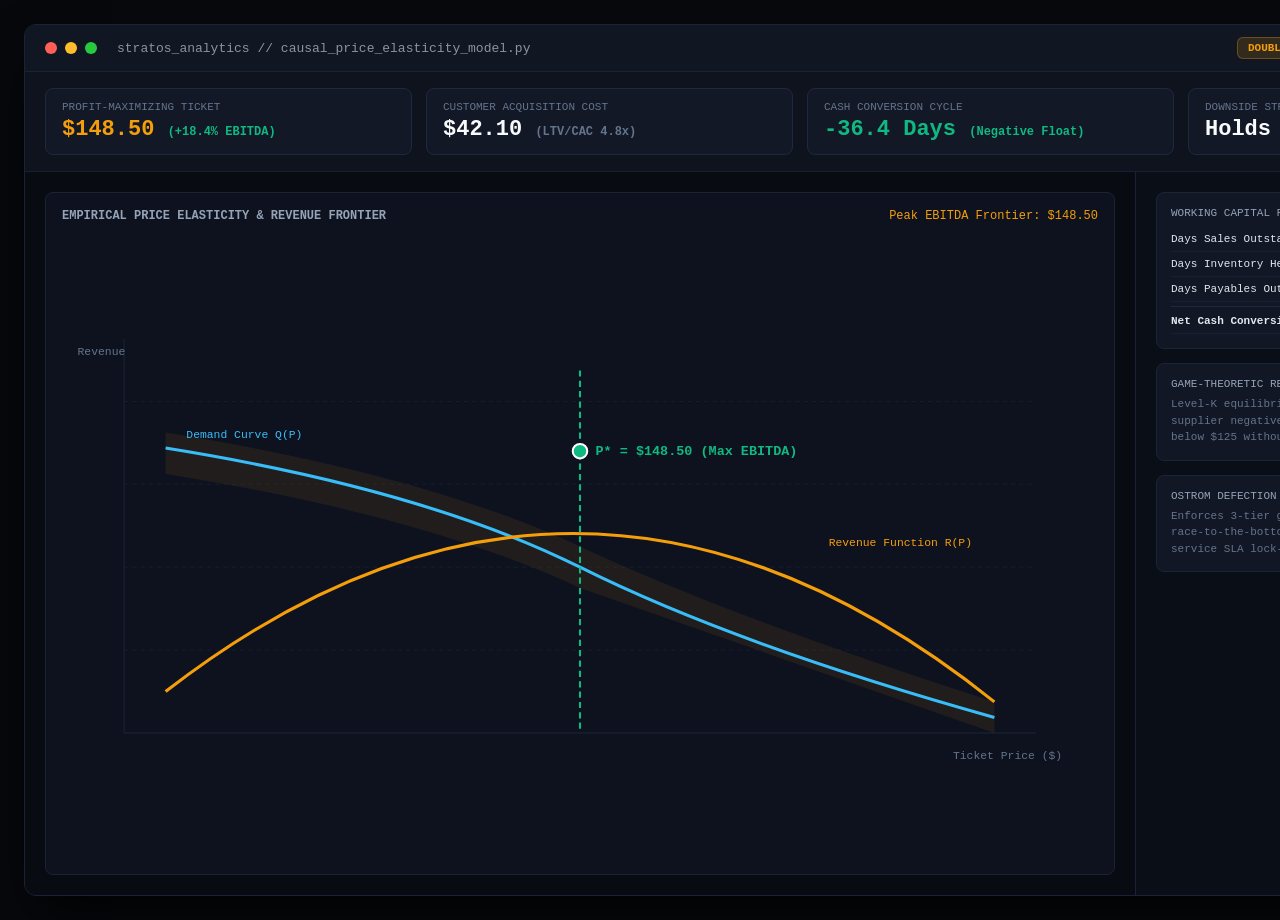
<file: dashboards/decision.html>
<!DOCTYPE html>
<html lang="en">
<head>
<meta charset="UTF-8">
<style>
  * { box-sizing: border-box; margin: 0; padding: 0; font-family: -apple-system, BlinkMacSystemFont, "Segoe UI", Roboto, "JetBrains Mono", monospace; }
  body { background: #06080c; color: #e2e8f0; width: 1600px; height: 920px; overflow: hidden; display: flex; flex-direction: column; padding: 24px; }
  
  .window { background: #0c1018; border: 1px solid #1a2336; border-radius: 12px; height: 100%; display: flex; flex-direction: column; overflow: hidden; box-shadow: 0 25px 50px -12px rgba(0, 0, 0, 0.85); }
  
  .topbar { background: #111623; border-bottom: 1px solid #1a2336; padding: 12px 20px; display: flex; align-items: center; justify-content: space-between; }
  .controls { display: flex; gap: 8px; align-items: center; }
  .dot { width: 12px; height: 12px; border-radius: 50%; display: inline-block; }
  .dot-red { background: #ff5f56; }
  .dot-yellow { background: #ffbd2e; }
  .dot-green { background: #27c93f; }
  .window-title { font-size: 13px; font-family: "JetBrains Mono", monospace; color: #8b949e; }
  .pill { font-size: 11px; padding: 4px 10px; border-radius: 6px; font-weight: 600; font-family: "JetBrains Mono", monospace; display: flex; align-items: center; gap: 6px; }
  .pill-gold { background: rgba(245, 158, 11, 0.15); color: #f59e0b; border: 1px solid rgba(245, 158, 11, 0.3); }
  .pill-green { background: rgba(16, 185, 129, 0.15); color: #10b981; border: 1px solid rgba(16, 185, 129, 0.3); }

  .metrics-strip { display: grid; grid-template-columns: repeat(4, 1fr); gap: 14px; padding: 16px 20px; background: #0e131e; border-bottom: 1px solid #182133; }
  .m-card { background: #121826; border: 1px solid #1e293f; border-radius: 8px; padding: 12px 16px; }
  .m-label { font-size: 11px; color: #64748b; text-transform: uppercase; font-family: "JetBrains Mono", monospace; margin-bottom: 4px; }
  .m-val { font-size: 22px; font-weight: 700; color: #f8fafc; font-family: "JetBrains Mono", monospace; }

  .workspace { display: grid; grid-template-columns: 1fr 440px; flex: 1; min-height: 0; }
  
  .chart-pane { padding: 20px; display: flex; flex-direction: column; gap: 14px; background: #080b12; }
  .chart-box { background: #0d121e; border: 1px solid #1a2336; border-radius: 8px; flex: 1; padding: 16px; position: relative; display: flex; flex-direction: column; }
  
  .side-pane { border-left: 1px solid #1a2336; padding: 20px; background: #0a0e16; display: flex; flex-direction: column; gap: 14px; }
  .side-card { background: #111724; border: 1px solid #1b253a; border-radius: 8px; padding: 14px; font-family: "JetBrains Mono", monospace; }
  
  .waterfall-row { display: flex; justify-content: space-between; font-size: 11px; font-family: "JetBrains Mono", monospace; padding: 6px 0; border-bottom: 1px solid #162033; }
</style>
</head>
<body>
<div class="window">
  <div class="topbar">
    <div class="controls">
      <span class="dot dot-red"></span>
      <span class="dot dot-yellow"></span>
      <span class="dot dot-green"></span>
      <span class="window-title" style="margin-left: 12px;">stratos_analytics // causal_price_elasticity_model.py</span>
    </div>
    <div style="display: flex; gap: 10px;">
      <div class="pill pill-gold">DOUBLE ML / ECONML</div>
      <div class="pill pill-green">99.2% CONFIDENCE BOUND</div>
    </div>
  </div>

  <div class="metrics-strip">
    <div class="m-card">
      <div class="m-label">Profit-Maximizing Ticket</div>
      <div class="m-val" style="color: #f59e0b;">$148.50 <span style="font-size: 12px; color: #10b981;">(+18.4% EBITDA)</span></div>
    </div>
    <div class="m-card">
      <div class="m-label">Customer Acquisition Cost</div>
      <div class="m-val">$42.10 <span style="font-size: 12px; color: #64748b;">(LTV/CAC 4.8x)</span></div>
    </div>
    <div class="m-card">
      <div class="m-label">Cash Conversion Cycle</div>
      <div class="m-val" style="color: #10b981;">-36.4 Days <span style="font-size: 12px; color: #10b981;">(Negative Float)</span></div>
    </div>
    <div class="m-card">
      <div class="m-label">Downside Stress Sensitivity</div>
      <div class="m-val">Holds @ -30% <span style="font-size: 12px; color: #64748b;">(IRR &gt; 22%)</span></div>
    </div>
  </div>

  <div class="workspace">
    <div class="chart-pane">
      <div class="chart-box">
        <div style="display: flex; justify-content: space-between; margin-bottom: 12px; font-family: 'JetBrains Mono', monospace; font-size: 12px;">
          <span style="color: #94a3b8; font-weight: 700;">EMPIRICAL PRICE ELASTICITY & REVENUE FRONTIER</span>
          <span style="color: #f59e0b;">Peak EBITDA Frontier: $148.50</span>
        </div>
        <svg viewBox="0 0 1000 480" style="width: 100%; height: 100%;">
          <!-- Grid Lines -->
          <line x1="60" y1="420" x2="940" y2="420" stroke="#1c2538" stroke-width="1" />
          <line x1="60" y1="340" x2="940" y2="340" stroke="#151d2d" stroke-width="1" stroke-dasharray="4,4" />
          <line x1="60" y1="260" x2="940" y2="260" stroke="#151d2d" stroke-width="1" stroke-dasharray="4,4" />
          <line x1="60" y1="180" x2="940" y2="180" stroke="#151d2d" stroke-width="1" stroke-dasharray="4,4" />
          <line x1="60" y1="100" x2="940" y2="100" stroke="#151d2d" stroke-width="1" stroke-dasharray="4,4" />
          <line x1="60" y1="40" x2="60" y2="420" stroke="#1c2538" stroke-width="1" />
          
          <!-- Confidence Interval Cloud -->
          <path d="M 100 130 Q 350 170, 500 240 T 900 390 L 900 420 L 500 280 Q 350 210, 100 170 Z" fill="rgba(245, 158, 11, 0.08)" />

          <!-- Demand Curve -->
          <path d="M 100 145 Q 350 185, 500 260 T 900 405" fill="none" stroke="#38bdf8" stroke-width="3" />
          
          <!-- Revenue / EBITDA Curve (Parabola) -->
          <path d="M 100 380 Q 500 70, 900 390" fill="none" stroke="#f59e0b" stroke-width="3" />

          <!-- Sweet-spot vertical line -->
          <line x1="500" y1="70" x2="500" y2="420" stroke="#10b981" stroke-width="2" stroke-dasharray="6,4" />
          <circle cx="500" cy="148" r="7" fill="#10b981" stroke="#ffffff" stroke-width="2" />

          <text x="515" y="152" fill="#10b981" font-size="13" font-weight="bold" font-family="JetBrains Mono">P* = $148.50 (Max EBITDA)</text>
          <text x="120" y="135" fill="#38bdf8" font-size="11" font-family="JetBrains Mono">Demand Curve Q(P)</text>
          <text x="740" y="240" fill="#f59e0b" font-size="11" font-family="JetBrains Mono">Revenue Function R(P)</text>
          
          <!-- Axis Labels -->
          <text x="860" y="445" fill="#64748b" font-size="11" font-family="JetBrains Mono">Ticket Price ($)</text>
          <text x="15" y="55" fill="#64748b" font-size="11" font-family="JetBrains Mono">Revenue</text>
        </svg>
      </div>
    </div>

    <div class="side-pane">
      <div class="side-card">
        <div style="font-size: 11px; text-transform: uppercase; color: #94a3b8; margin-bottom: 8px;">Working Capital Float Waterfall</div>
        <div class="waterfall-row"><span>Days Sales Outstanding (DSO)</span><span style="color: #38bdf8;">+12.2 Days</span></div>
        <div class="waterfall-row"><span>Days Inventory Held (DIO)</span><span style="color: #38bdf8;">+21.4 Days</span></div>
        <div class="waterfall-row"><span>Days Payables Outstanding (DPO)</span><span style="color: #ef4444;">-70.0 Days</span></div>
        <div class="waterfall-row" style="font-weight: bold; border-top: 1px solid #1e293f; margin-top: 4px; padding-top: 8px;">
          <span>Net Cash Conversion Cycle</span><span style="color: #10b981;">-36.4 Days (Float)</span>
        </div>
      </div>

      <div class="side-card">
        <div style="font-size: 11px; text-transform: uppercase; color: #94a3b8; margin-bottom: 6px;">Game-Theoretic Reaction Matrix</div>
        <p style="font-size: 11px; color: #64748b; line-height: 1.5;">
          Level-K equilibrium modeling shows rival firms lack supplier negative working capital float to retaliate below $125 without burning balance sheet reserves.
        </p>
      </div>

      <div class="side-card">
        <div style="font-size: 11px; text-transform: uppercase; color: #94a3b8; margin-bottom: 6px;">Ostrom Defection Safeguards</div>
        <p style="font-size: 11px; color: #64748b; line-height: 1.5;">
          Enforces 3-tier graduated pricing sanctions. Prevents race-to-the-bottom commodity traps via differentiated service SLA lock-ins.
        </p>
      </div>
    </div>
  </div>
</div>
</body>
</html>
</file>
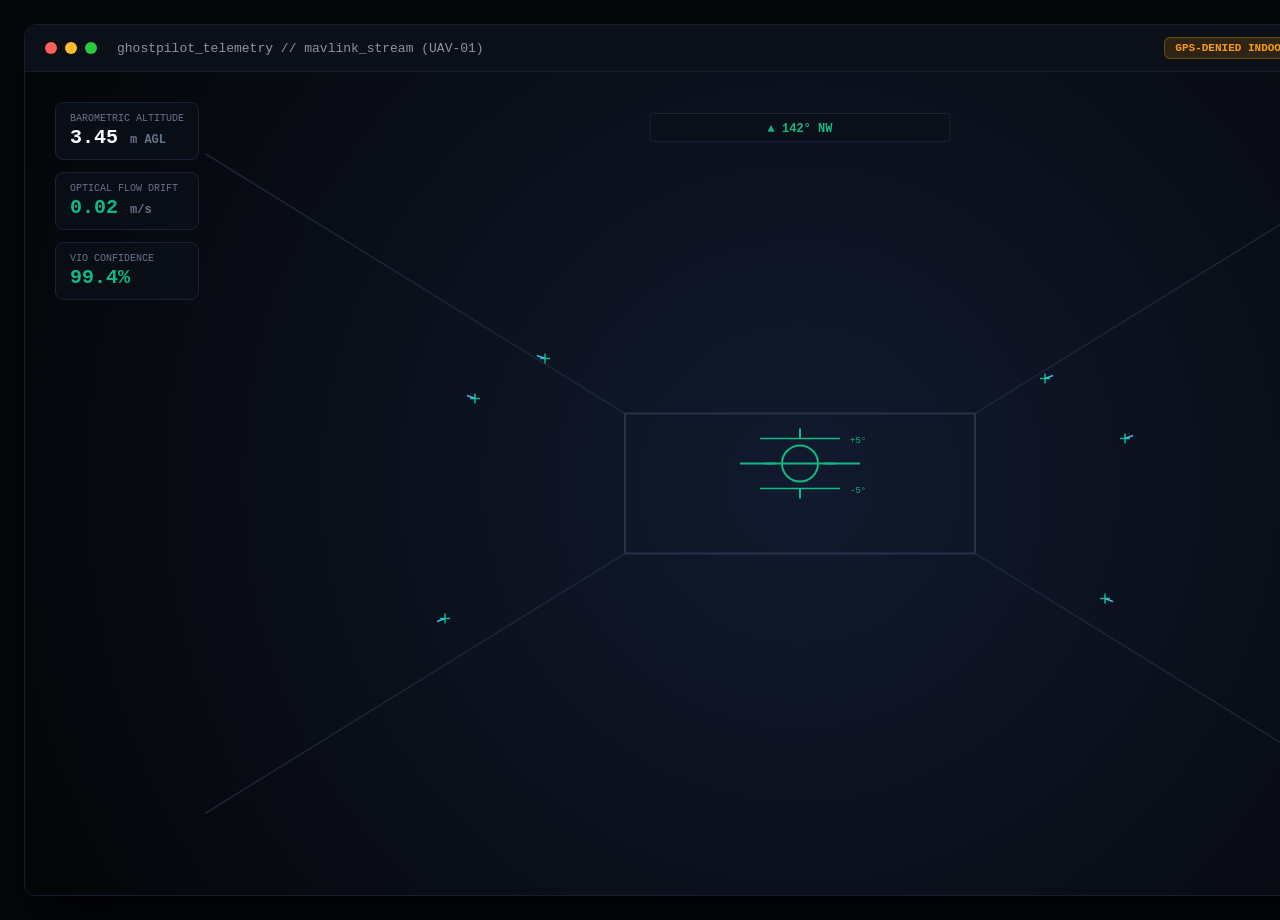
<file: dashboards/ghostpilot.html>
<!DOCTYPE html>
<html lang="en">
<head>
<meta charset="UTF-8">
<style>
  * { box-sizing: border-box; margin: 0; padding: 0; font-family: -apple-system, BlinkMacSystemFont, "Segoe UI", Roboto, "JetBrains Mono", monospace; }
  body { background: #05070a; color: #e2e8f0; width: 1600px; height: 920px; overflow: hidden; display: flex; flex-direction: column; padding: 24px; }
  
  .window { background: #07090e; border: 1px solid #161e2d; border-radius: 12px; height: 100%; display: flex; flex-direction: column; overflow: hidden; box-shadow: 0 25px 50px -12px rgba(0, 0, 0, 0.9); }
  
  .topbar { background: #0b0f18; border-bottom: 1px solid #161e2d; padding: 12px 20px; display: flex; align-items: center; justify-content: space-between; }
  .controls { display: flex; gap: 8px; align-items: center; }
  .dot { width: 12px; height: 12px; border-radius: 50%; display: inline-block; }
  .dot-red { background: #ff5f56; }
  .dot-yellow { background: #ffbd2e; }
  .dot-green { background: #27c93f; }
  .window-title { font-size: 13px; font-family: "JetBrains Mono", monospace; color: #8b949e; }
  .pill { font-size: 11px; padding: 4px 10px; border-radius: 6px; font-weight: 600; font-family: "JetBrains Mono", monospace; }
  .pill-green { background: rgba(16, 185, 129, 0.15); color: #10b981; border: 1px solid rgba(16, 185, 129, 0.3); }
  .pill-amber { background: rgba(245, 158, 11, 0.15); color: #f59e0b; border: 1px solid rgba(245, 158, 11, 0.3); }

  .hud-body { position: relative; flex: 1; display: flex; align-items: center; justify-content: center; background: radial-gradient(circle at center, #111a2e 0%, #040508 100%); overflow: hidden; }

  .hud-overlay { position: absolute; width: 100%; height: 100%; pointer-events: none; }
  
  .hud-panel-left { position: absolute; top: 30px; left: 30px; display: flex; flex-direction: column; gap: 12px; }
  .hud-panel-right { position: absolute; top: 30px; right: 30px; display: flex; flex-direction: column; gap: 12px; text-align: right; }
  .hud-metric { background: rgba(11, 15, 24, 0.88); border: 1px solid #1a2336; border-radius: 8px; padding: 10px 14px; font-family: "JetBrains Mono", monospace; backdrop-filter: blur(8px); }
  .metric-label { font-size: 10px; color: #64748b; text-transform: uppercase; margin-bottom: 2px; }
  .metric-val { font-size: 20px; font-weight: 700; color: #f8fafc; }
</style>
</head>
<body>
<div class="window">
  <div class="topbar">
    <div class="controls">
      <span class="dot dot-red"></span>
      <span class="dot dot-yellow"></span>
      <span class="dot dot-green"></span>
      <span class="window-title" style="margin-left: 12px;">ghostpilot_telemetry // mavlink_stream (UAV-01)</span>
    </div>
    <div style="display: flex; gap: 10px;">
      <div class="pill pill-amber">GPS-DENIED INDOOR NAVIGATION</div>
      <div class="pill pill-green">OPTICAL FLOW LOCK (99%)</div>
    </div>
  </div>

  <div class="hud-body">
    <svg class="hud-overlay" viewBox="0 0 1550 820">
      <!-- Simulated tunnel wireframe -->
      <line x1="180" y1="80" x2="600" y2="340" stroke="#1c2538" stroke-width="1.5" />
      <line x1="1370" y1="80" x2="950" y2="340" stroke="#1c2538" stroke-width="1.5" />
      <line x1="180" y1="740" x2="600" y2="480" stroke="#1c2538" stroke-width="1.5" />
      <line x1="1370" y1="740" x2="950" y2="480" stroke="#1c2538" stroke-width="1.5" />
      <rect x="600" y="340" width="350" height="140" fill="none" stroke="#25324a" stroke-width="2" />

      <!-- Compass Tape at Top -->
      <rect x="625" y="40" width="300" height="28" fill="rgba(11, 15, 24, 0.7)" stroke="#1a2336" rx="4" />
      <text x="775" y="58" fill="#10b981" font-size="12" font-family="JetBrains Mono" font-weight="bold" text-anchor="middle">▲ 142° NW</text>

      <!-- Pitch Ladder -->
      <line x1="715" y1="390" x2="835" y2="390" stroke="#10b981" stroke-width="2" />
      <line x1="735" y1="365" x2="815" y2="365" stroke="#10b981" stroke-width="1.5" />
      <line x1="735" y1="415" x2="815" y2="415" stroke="#10b981" stroke-width="1.5" />
      <text x="825" y="369" fill="#10b981" font-size="9" font-family="JetBrains Mono">+5°</text>
      <text x="825" y="419" fill="#10b981" font-size="9" font-family="JetBrains Mono">-5°</text>

      <!-- Flight Path Crosshair Reticle -->
      <circle cx="775" cy="390" r="18" fill="none" stroke="#10b981" stroke-width="2" />
      <line x1="750" y1="390" x2="740" y2="390" stroke="#10b981" stroke-width="2" />
      <line x1="800" y1="390" x2="810" y2="390" stroke="#10b981" stroke-width="2" />
      <line x1="775" y1="365" x2="775" y2="355" stroke="#10b981" stroke-width="2" />
      <line x1="775" y1="415" x2="775" y2="425" stroke="#10b981" stroke-width="2" />

      <!-- Optical Flow Tracked Feature Vectors -->
      <g stroke="#10b981" stroke-width="1.5">
        <path d="M 450 320 L 450 330 M 445 325 L 455 325" />
        <line x1="450" y1="325" x2="442" y2="322" stroke="#38bdf8" stroke-width="1.5" />
        <path d="M 520 280 L 520 290 M 515 285 L 525 285" />
        <line x1="520" y1="285" x2="512" y2="282" stroke="#38bdf8" stroke-width="1.5" />
        <path d="M 1020 300 L 1020 310 M 1015 305 L 1025 305" />
        <line x1="1020" y1="305" x2="1028" y2="302" stroke="#38bdf8" stroke-width="1.5" />
        <path d="M 1100 360 L 1100 370 M 1095 365 L 1105 365" />
        <line x1="1100" y1="365" x2="1108" y2="362" stroke="#38bdf8" stroke-width="1.5" />
        <path d="M 420 540 L 420 550 M 415 545 L 425 545" />
        <line x1="420" y1="545" x2="412" y2="548" stroke="#38bdf8" stroke-width="1.5" />
        <path d="M 1080 520 L 1080 530 M 1075 525 L 1085 525" />
        <line x1="1080" y1="525" x2="1088" y2="528" stroke="#38bdf8" stroke-width="1.5" />
      </g>
    </svg>

    <div class="hud-panel-left">
      <div class="hud-metric">
        <div class="metric-label">Barometric Altitude</div>
        <div class="metric-val">3.45 <span style="font-size: 12px; color: #64748b;">m AGL</span></div>
      </div>
      <div class="hud-metric">
        <div class="metric-label">Optical Flow Drift</div>
        <div class="metric-val" style="color: #10b981;">0.02 <span style="font-size: 12px; color: #64748b;">m/s</span></div>
      </div>
      <div class="hud-metric">
        <div class="metric-label">VIO Confidence</div>
        <div class="metric-val" style="color: #10b981;">99.4%</div>
      </div>
    </div>

    <div class="hud-panel-right">
      <div class="hud-metric">
        <div class="metric-label">Battery 6S LiPo</div>
        <div class="metric-val" style="color: #10b981;">22.4V <span style="font-size: 12px; color: #64748b;">(84%)</span></div>
      </div>
      <div class="hud-metric">
        <div class="metric-label">Forward Rangefinder</div>
        <div class="metric-val">8.2 <span style="font-size: 12px; color: #64748b;">meters</span></div>
      </div>
      <div class="hud-metric">
        <div class="metric-label">Tunnel Clearance</div>
        <div class="metric-val" style="color: #10b981;">CLEAR</div>
      </div>
    </div>
  </div>
</div>
</body>
</html>
</file>
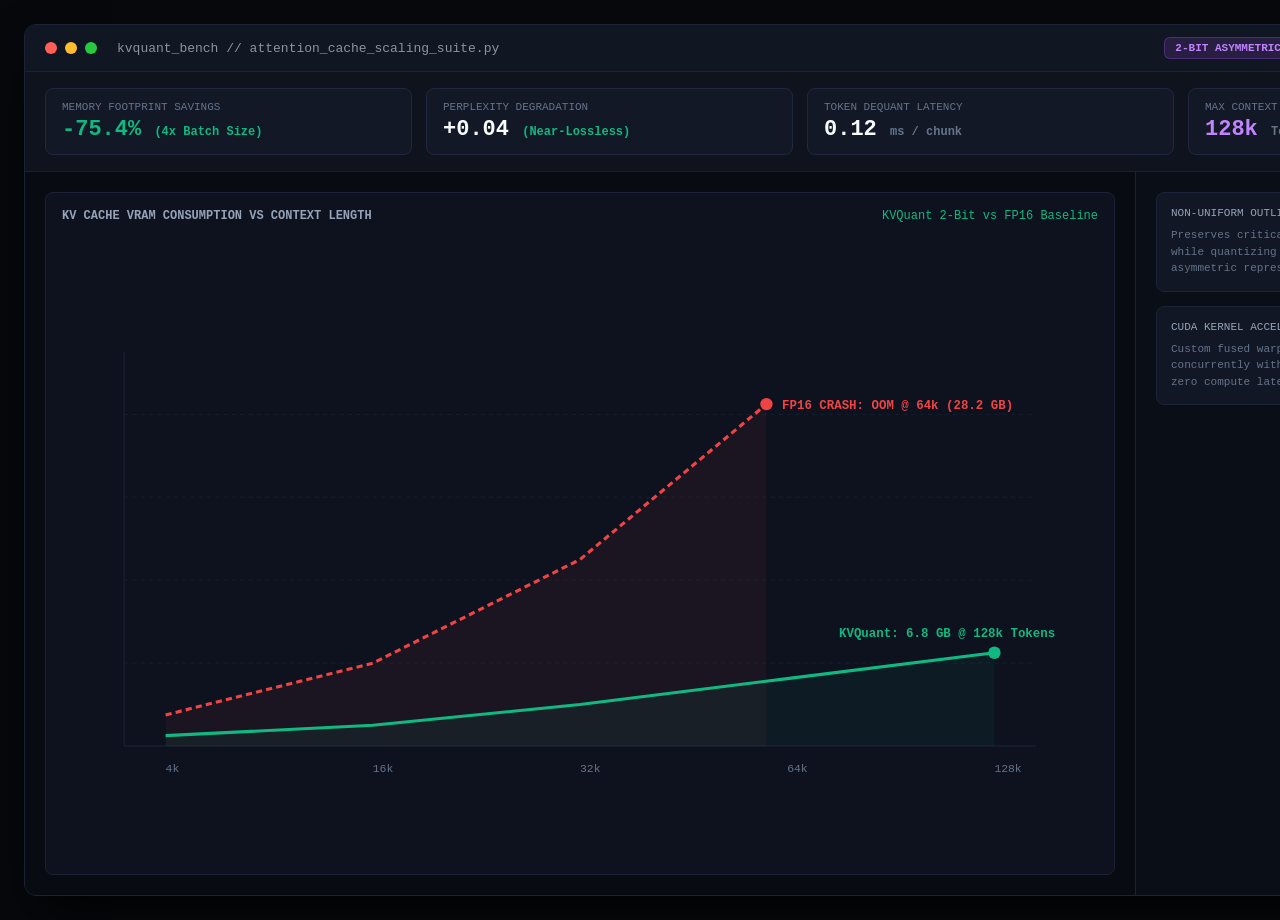
<file: dashboards/kvquant.html>
<!DOCTYPE html>
<html lang="en">
<head>
<meta charset="UTF-8">
<style>
  * { box-sizing: border-box; margin: 0; padding: 0; font-family: -apple-system, BlinkMacSystemFont, "Segoe UI", Roboto, "JetBrains Mono", monospace; }
  body { background: #06080c; color: #e2e8f0; width: 1600px; height: 920px; overflow: hidden; display: flex; flex-direction: column; padding: 24px; }
  
  .window { background: #0c1018; border: 1px solid #1a2336; border-radius: 12px; height: 100%; display: flex; flex-direction: column; overflow: hidden; box-shadow: 0 25px 50px -12px rgba(0, 0, 0, 0.85); }
  
  .topbar { background: #111623; border-bottom: 1px solid #1a2336; padding: 12px 20px; display: flex; align-items: center; justify-content: space-between; }
  .controls { display: flex; gap: 8px; align-items: center; }
  .dot { width: 12px; height: 12px; border-radius: 50%; display: inline-block; }
  .dot-red { background: #ff5f56; }
  .dot-yellow { background: #ffbd2e; }
  .dot-green { background: #27c93f; }
  .window-title { font-size: 13px; font-family: "JetBrains Mono", monospace; color: #8b949e; }
  .pill { font-size: 11px; padding: 4px 10px; border-radius: 6px; font-weight: 600; font-family: "JetBrains Mono", monospace; }
  .pill-purple { background: rgba(168, 85, 247, 0.15); color: #c084fc; border: 1px solid rgba(168, 85, 247, 0.3); }
  .pill-green { background: rgba(16, 185, 129, 0.15); color: #10b981; border: 1px solid rgba(16, 185, 129, 0.3); }

  .metrics-strip { display: grid; grid-template-columns: repeat(4, 1fr); gap: 14px; padding: 16px 20px; background: #0e131e; border-bottom: 1px solid #182133; }
  .m-card { background: #121826; border: 1px solid #1e293f; border-radius: 8px; padding: 12px 16px; }
  .m-label { font-size: 11px; color: #64748b; text-transform: uppercase; font-family: "JetBrains Mono", monospace; margin-bottom: 4px; }
  .m-val { font-size: 22px; font-weight: 700; color: #f8fafc; font-family: "JetBrains Mono", monospace; }

  .workspace { display: grid; grid-template-columns: 1fr 440px; flex: 1; min-height: 0; }
  .chart-pane { padding: 20px; display: flex; flex-direction: column; gap: 14px; background: #080b12; }
  .chart-box { background: #0d121e; border: 1px solid #1a2336; border-radius: 8px; flex: 1; padding: 16px; position: relative; }
  
  .side-pane { border-left: 1px solid #1a2336; padding: 20px; background: #0a0e16; display: flex; flex-direction: column; gap: 14px; }
  .side-card { background: #111724; border: 1px solid #1b253a; border-radius: 8px; padding: 14px; font-family: "JetBrains Mono", monospace; }
</style>
</head>
<body>
<div class="window">
  <div class="topbar">
    <div class="controls">
      <span class="dot dot-red"></span>
      <span class="dot dot-yellow"></span>
      <span class="dot dot-green"></span>
      <span class="window-title" style="margin-left: 12px;">kvquant_bench // attention_cache_scaling_suite.py</span>
    </div>
    <div style="display: flex; gap: 10px;">
      <div class="pill pill-purple">2-BIT ASYMMETRIC QUANTIZATION</div>
      <div class="pill pill-green">128,000 CONTEXT TOKENS</div>
    </div>
  </div>

  <div class="metrics-strip">
    <div class="m-card">
      <div class="m-label">Memory Footprint Savings</div>
      <div class="m-val" style="color: #10b981;">-75.4% <span style="font-size: 12px; color: #10b981;">(4x Batch Size)</span></div>
    </div>
    <div class="m-card">
      <div class="m-label">Perplexity Degradation</div>
      <div class="m-val">+0.04 <span style="font-size: 12px; color: #10b981;">(Near-Lossless)</span></div>
    </div>
    <div class="m-card">
      <div class="m-label">Token Dequant Latency</div>
      <div class="m-val">0.12 <span style="font-size: 12px; color: #64748b;">ms / chunk</span></div>
    </div>
    <div class="m-card">
      <div class="m-label">Max Context Length</div>
      <div class="m-val" style="color: #c084fc;">128k <span style="font-size: 12px; color: #64748b;">Tokens</span></div>
    </div>
  </div>

  <div class="workspace">
    <div class="chart-pane">
      <div class="chart-box">
        <div style="display: flex; justify-content: space-between; margin-bottom: 12px; font-family: 'JetBrains Mono', monospace; font-size: 12px;">
          <span style="color: #94a3b8; font-weight: 700;">KV CACHE VRAM CONSUMPTION VS CONTEXT LENGTH</span>
          <span style="color: #10b981;">KVQuant 2-Bit vs FP16 Baseline</span>
        </div>
        <svg viewBox="0 0 1000 480" style="width: 100%; height: 100%;">
          <line x1="60" y1="420" x2="940" y2="420" stroke="#1c2538" stroke-width="1" />
          <line x1="60" y1="340" x2="940" y2="340" stroke="#151d2d" stroke-width="1" stroke-dasharray="4,4" />
          <line x1="60" y1="260" x2="940" y2="260" stroke="#151d2d" stroke-width="1" stroke-dasharray="4,4" />
          <line x1="60" y1="180" x2="940" y2="180" stroke="#151d2d" stroke-width="1" stroke-dasharray="4,4" />
          <line x1="60" y1="100" x2="940" y2="100" stroke="#151d2d" stroke-width="1" stroke-dasharray="4,4" />
          <line x1="60" y1="40" x2="60" y2="420" stroke="#1c2538" stroke-width="1" />

          <!-- FP16 Exploding line with area fill -->
          <path d="M 100 390 L 300 340 L 500 240 L 680 90 L 680 420 L 100 420 Z" fill="rgba(239, 68, 68, 0.06)" />
          <path d="M 100 390 L 300 340 L 500 240 L 680 90" fill="none" stroke="#ef4444" stroke-width="3" stroke-dasharray="6,4" />
          <circle cx="680" cy="90" r="6" fill="#ef4444" />
          <text x="695" y="95" fill="#ef4444" font-size="12" font-weight="bold" font-family="JetBrains Mono">FP16 CRASH: OOM @ 64k (28.2 GB)</text>

          <!-- KVQuant flat line with area fill -->
          <path d="M 100 410 L 300 400 L 500 380 L 700 355 L 900 330 L 900 420 L 100 420 Z" fill="rgba(16, 185, 129, 0.06)" />
          <path d="M 100 410 L 300 400 L 500 380 L 700 355 L 900 330" fill="none" stroke="#10b981" stroke-width="3" />
          <circle cx="900" cy="330" r="6" fill="#10b981" />
          <text x="750" y="315" fill="#10b981" font-size="12" font-weight="bold" font-family="JetBrains Mono">KVQuant: 6.8 GB @ 128k Tokens</text>

          <!-- Axis markings -->
          <text x="100" y="445" fill="#64748b" font-size="11" font-family="JetBrains Mono">4k</text>
          <text x="300" y="445" fill="#64748b" font-size="11" font-family="JetBrains Mono">16k</text>
          <text x="500" y="445" fill="#64748b" font-size="11" font-family="JetBrains Mono">32k</text>
          <text x="700" y="445" fill="#64748b" font-size="11" font-family="JetBrains Mono">64k</text>
          <text x="900" y="445" fill="#64748b" font-size="11" font-family="JetBrains Mono">128k</text>
        </svg>
      </div>
    </div>

    <div class="side-pane">
      <div class="side-card">
        <div style="font-size: 11px; text-transform: uppercase; color: #94a3b8; margin-bottom: 8px;">Non-Uniform Outlier Retention</div>
        <p style="font-size: 11px; color: #64748b; line-height: 1.5;">
          Preserves critical outlier channel activations in FP16 while quantizing 99.2% of attention matrices to 2-bit asymmetric representation.
        </p>
      </div>
      <div class="side-card">
        <div style="font-size: 11px; text-transform: uppercase; color: #94a3b8; margin-bottom: 8px;">CUDA Kernel Acceleration</div>
        <p style="font-size: 11px; color: #64748b; line-height: 1.5;">
          Custom fused warp-shuffle dequantization kernel runs concurrently with matrix multiplication, adding near-zero compute latency.
        </p>
      </div>
    </div>
  </div>
</div>
</body>
</html>
</file>
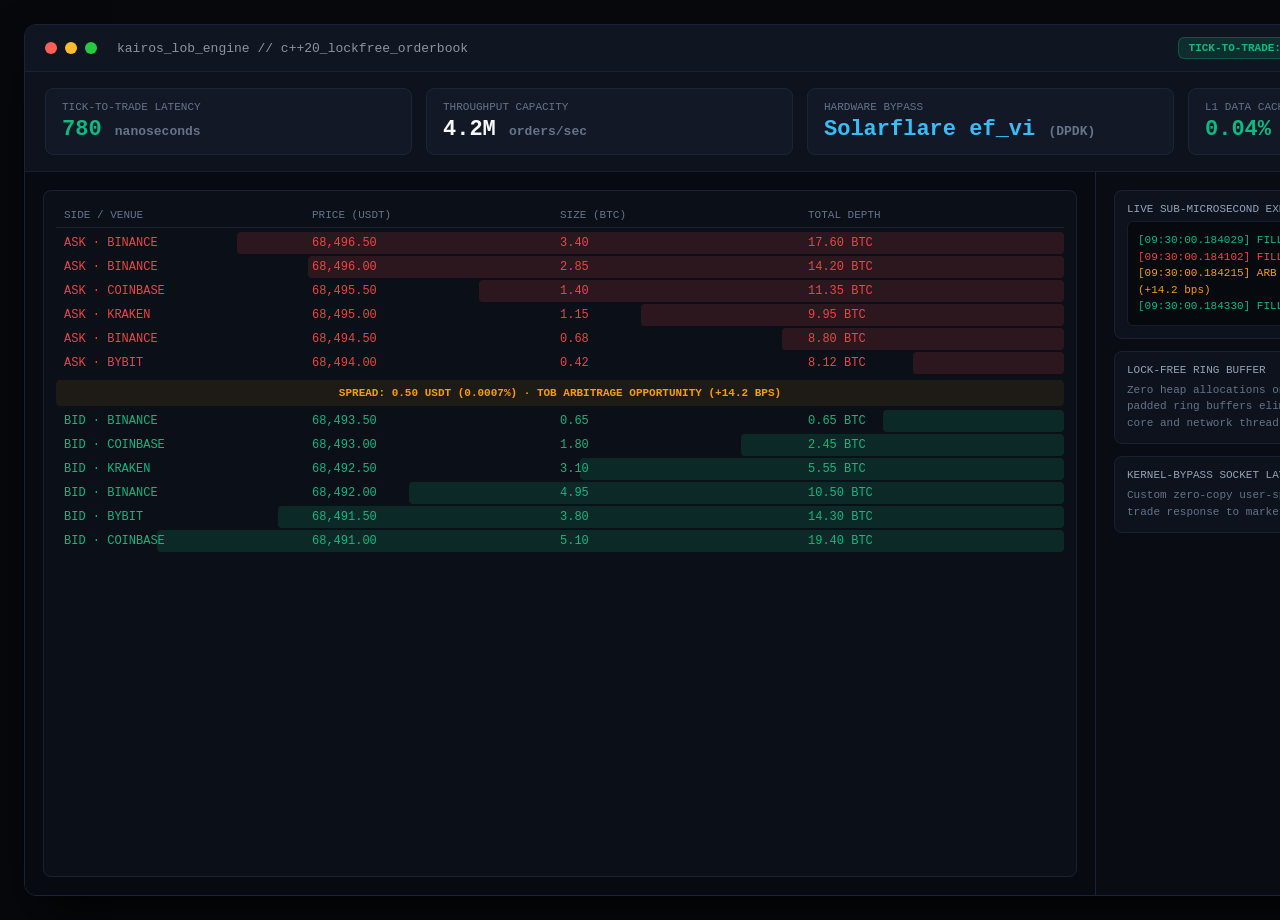
<file: dashboards/latency.html>
<!DOCTYPE html>
<html lang="en">
<head>
<meta charset="UTF-8">
<style>
  * { box-sizing: border-box; margin: 0; padding: 0; font-family: -apple-system, BlinkMacSystemFont, "Segoe UI", Roboto, "JetBrains Mono", monospace; }
  body { background: #06080c; color: #e2e8f0; width: 1600px; height: 920px; overflow: hidden; display: flex; flex-direction: column; padding: 24px; }
  
  .window { background: #0b0e15; border: 1px solid #1a2336; border-radius: 12px; height: 100%; display: flex; flex-direction: column; overflow: hidden; box-shadow: 0 25px 50px -12px rgba(0, 0, 0, 0.85); }
  
  .topbar { background: #101522; border-bottom: 1px solid #1a2336; padding: 12px 20px; display: flex; align-items: center; justify-content: space-between; }
  .controls { display: flex; gap: 8px; align-items: center; }
  .dot { width: 12px; height: 12px; border-radius: 50%; display: inline-block; }
  .dot-red { background: #ff5f56; }
  .dot-yellow { background: #ffbd2e; }
  .dot-green { background: #27c93f; }
  .window-title { font-size: 13px; font-family: "JetBrains Mono", monospace; color: #8b949e; }
  .pill { font-size: 11px; padding: 4px 10px; border-radius: 6px; font-weight: 600; font-family: "JetBrains Mono", monospace; }
  .pill-red { background: rgba(239, 68, 68, 0.15); color: #f87171; border: 1px solid rgba(239, 68, 68, 0.3); }
  .pill-green { background: rgba(16, 185, 129, 0.15); color: #10b981; border: 1px solid rgba(16, 185, 129, 0.3); }

  .metrics-strip { display: grid; grid-template-columns: repeat(4, 1fr); gap: 14px; padding: 16px 20px; background: #0d121c; border-bottom: 1px solid #172031; }
  .m-card { background: #121825; border: 1px solid #1c2538; border-radius: 8px; padding: 12px 16px; }
  .m-label { font-size: 11px; color: #64748b; text-transform: uppercase; font-family: "JetBrains Mono", monospace; margin-bottom: 4px; }
  .m-val { font-size: 22px; font-weight: 700; color: #f8fafc; font-family: "JetBrains Mono", monospace; }

  .workspace { display: grid; grid-template-columns: 1fr 480px; flex: 1; min-height: 0; }
  
  .left-pane { padding: 18px; display: flex; flex-direction: column; gap: 12px; background: #070a10; }
  .orderbook-ladder { background: #0b0f17; border: 1px solid #192233; border-radius: 8px; flex: 1; padding: 12px; display: flex; flex-direction: column; font-family: "JetBrains Mono", monospace; font-size: 12px; }
  
  .ladder-row { display: grid; grid-template-columns: 1fr 1fr 1fr 1fr; padding: 4px 8px; border-radius: 4px; position: relative; margin-bottom: 2px; }
  .ladder-bid { color: #10b981; }
  .ladder-ask { color: #ef4444; }
  .depth-bar { position: absolute; top: 0; bottom: 0; right: 0; opacity: 0.15; border-radius: 4px; pointer-events: none; }

  .right-pane { border-left: 1px solid #1a2336; padding: 18px; background: #090c13; display: flex; flex-direction: column; gap: 12px; }
  .stat-box { background: #0d121c; border: 1px solid #192233; border-radius: 8px; padding: 12px; font-family: "JetBrains Mono", monospace; }
  
  .trade-feed { background: #06090e; border: 1px solid #161e2e; border-radius: 6px; padding: 10px; font-size: 11px; line-height: 1.5; color: #94a3b8; }
</style>
</head>
<body>
<div class="window">
  <div class="topbar">
    <div class="controls">
      <span class="dot dot-red"></span>
      <span class="dot dot-yellow"></span>
      <span class="dot dot-green"></span>
      <span class="window-title" style="margin-left: 12px;">kairos_lob_engine // c++20_lockfree_orderbook</span>
    </div>
    <div style="display: flex; gap: 10px;">
      <div class="pill pill-green">TICK-TO-TRADE: 780 NS</div>
      <div class="pill pill-red">ZERO KERNEL CONTEXT SWITCHES</div>
    </div>
  </div>

  <div class="metrics-strip">
    <div class="m-card">
      <div class="m-label">Tick-to-Trade Latency</div>
      <div class="m-val" style="color: #10b981;">780 <span style="font-size: 13px; color: #64748b;">nanoseconds</span></div>
    </div>
    <div class="m-card">
      <div class="m-label">Throughput Capacity</div>
      <div class="m-val">4.2M <span style="font-size: 13px; color: #64748b;">orders/sec</span></div>
    </div>
    <div class="m-card">
      <div class="m-label">Hardware Bypass</div>
      <div class="m-val" style="color: #38bdf8;">Solarflare ef_vi <span style="font-size: 13px; color: #64748b;">(DPDK)</span></div>
    </div>
    <div class="m-card">
      <div class="m-label">L1 Data Cache Miss</div>
      <div class="m-val" style="color: #10b981;">0.04% <span style="font-size: 13px; color: #64748b;">(Core Pinning)</span></div>
    </div>
  </div>

  <div class="workspace">
    <div class="left-pane">
      <div class="orderbook-ladder">
        <div style="display: grid; grid-template-columns: 1fr 1fr 1fr 1fr; padding: 6px 8px; font-size: 11px; color: #64748b; border-bottom: 1px solid #1a2233; margin-bottom: 4px;">
          <span>SIDE / VENUE</span>
          <span>PRICE (USDT)</span>
          <span>SIZE (BTC)</span>
          <span>TOTAL DEPTH</span>
        </div>
        
        <!-- ASKS (Red) -->
        <div class="ladder-row ladder-ask"><div class="depth-bar" style="width: 82%; background: #ef4444;"></div><span>ASK · BINANCE</span><span>68,496.50</span><span>3.40</span><span>17.60 BTC</span></div>
        <div class="ladder-row ladder-ask"><div class="depth-bar" style="width: 75%; background: #ef4444;"></div><span>ASK · BINANCE</span><span>68,496.00</span><span>2.85</span><span>14.20 BTC</span></div>
        <div class="ladder-row ladder-ask"><div class="depth-bar" style="width: 58%; background: #ef4444;"></div><span>ASK · COINBASE</span><span>68,495.50</span><span>1.40</span><span>11.35 BTC</span></div>
        <div class="ladder-row ladder-ask"><div class="depth-bar" style="width: 42%; background: #ef4444;"></div><span>ASK · KRAKEN</span><span>68,495.00</span><span>1.15</span><span>9.95 BTC</span></div>
        <div class="ladder-row ladder-ask"><div class="depth-bar" style="width: 28%; background: #ef4444;"></div><span>ASK · BINANCE</span><span>68,494.50</span><span>0.68</span><span>8.80 BTC</span></div>
        <div class="ladder-row ladder-ask"><div class="depth-bar" style="width: 15%; background: #ef4444;"></div><span>ASK · BYBIT</span><span>68,494.00</span><span>0.42</span><span>8.12 BTC</span></div>

        <!-- SPREAD -->
        <div style="padding: 7px; text-align: center; color: #f59e0b; background: rgba(245, 158, 11, 0.08); border-radius: 4px; margin: 4px 0; font-size: 11px; font-weight: bold;">
          SPREAD: 0.50 USDT (0.0007%) · TOB ARBITRAGE OPPORTUNITY (+14.2 BPS)
        </div>

        <!-- BIDS (Green) -->
        <div class="ladder-row ladder-bid"><div class="depth-bar" style="width: 18%; background: #10b981;"></div><span>BID · BINANCE</span><span>68,493.50</span><span>0.65</span><span>0.65 BTC</span></div>
        <div class="ladder-row ladder-bid"><div class="depth-bar" style="width: 32%; background: #10b981;"></div><span>BID · COINBASE</span><span>68,493.00</span><span>1.80</span><span>2.45 BTC</span></div>
        <div class="ladder-row ladder-bid"><div class="depth-bar" style="width: 48%; background: #10b981;"></div><span>BID · KRAKEN</span><span>68,492.50</span><span>3.10</span><span>5.55 BTC</span></div>
        <div class="ladder-row ladder-bid"><div class="depth-bar" style="width: 65%; background: #10b981;"></div><span>BID · BINANCE</span><span>68,492.00</span><span>4.95</span><span>10.50 BTC</span></div>
        <div class="ladder-row ladder-bid"><div class="depth-bar" style="width: 78%; background: #10b981;"></div><span>BID · BYBIT</span><span>68,491.50</span><span>3.80</span><span>14.30 BTC</span></div>
        <div class="ladder-row ladder-bid"><div class="depth-bar" style="width: 90%; background: #10b981;"></div><span>BID · COINBASE</span><span>68,491.00</span><span>5.10</span><span>19.40 BTC</span></div>
      </div>
    </div>

    <div class="right-pane">
      <div class="stat-box">
        <div style="font-size: 11px; text-transform: uppercase; color: #94a3b8; margin-bottom: 6px;">Live Sub-Microsecond Executions</div>
        <div class="trade-feed">
          <span style="color: #10b981;">[09:30:00.184029] FILL BUY 0.50 BTC @ 68,493.50 (742ns)</span><br>
          <span style="color: #ef4444;">[09:30:00.184102] FILL SELL 0.25 BTC @ 68,494.00 (710ns)</span><br>
          <span style="color: #f59e0b;">[09:30:00.184215] ARB SWEEP 1.20 BTC BINANCE &lt;-&gt; COINBASE (+14.2 bps)</span><br>
          <span style="color: #10b981;">[09:30:00.184330] FILL BUY 2.10 BTC @ 68,493.50 (768ns)</span>
        </div>
      </div>

      <div class="stat-box">
        <div style="font-size: 11px; text-transform: uppercase; color: #94a3b8; margin-bottom: 6px;">Lock-Free Ring Buffer</div>
        <p style="font-size: 11px; color: #64748b; line-height: 1.5;">
          Zero heap allocations on the critical path. Atomic cache-line-padded ring buffers eliminate false sharing between matching core and network thread.
        </p>
      </div>

      <div class="stat-box">
        <div style="font-size: 11px; text-transform: uppercase; color: #94a3b8; margin-bottom: 6px;">Kernel-Bypass Socket Layer</div>
        <p style="font-size: 11px; color: #64748b; line-height: 1.5;">
          Custom zero-copy user-space ring buffers achieve 780ns tick-to-trade response to market maker order cancellations.
        </p>
      </div>
    </div>
  </div>
</div>
</body>
</html>
</file>
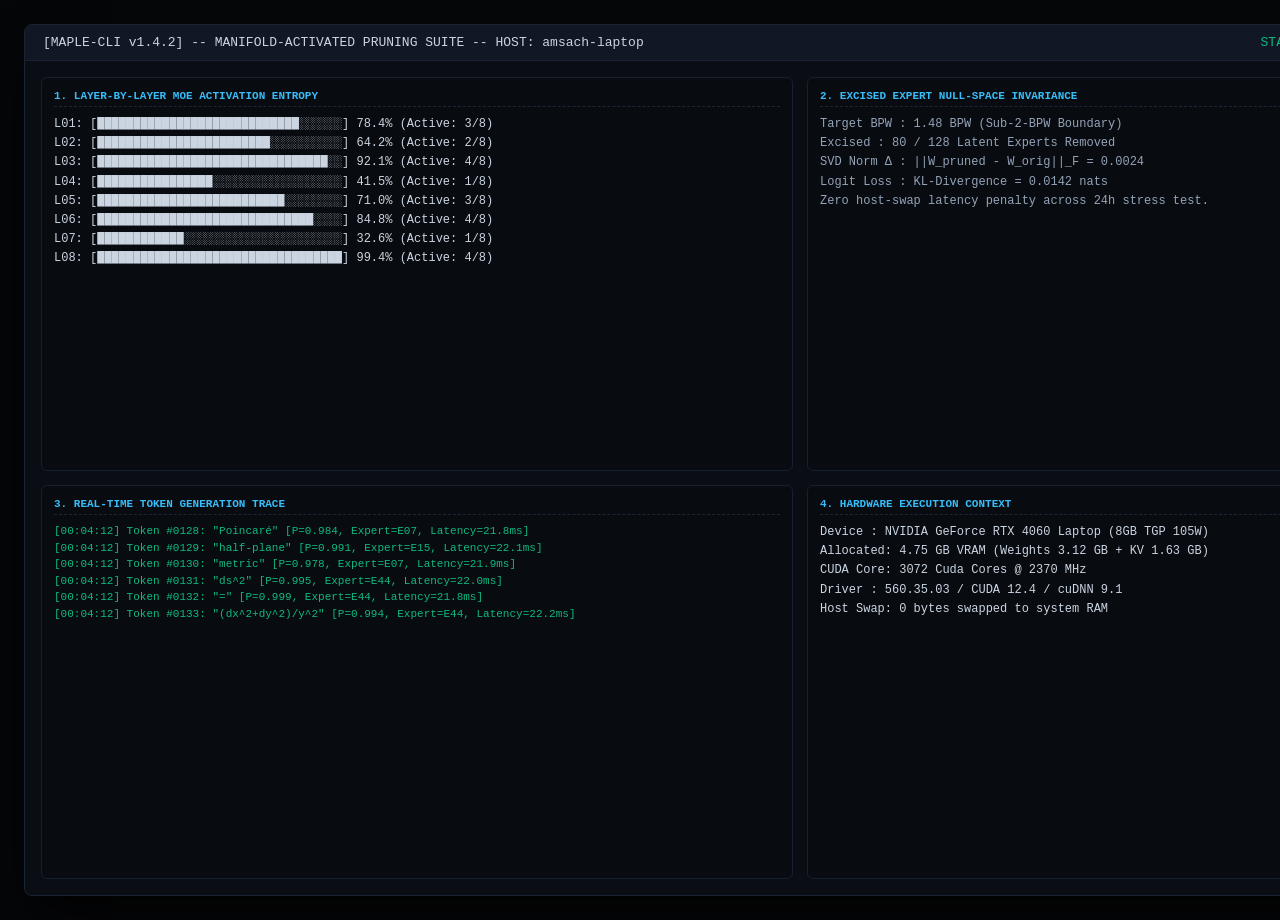
<file: dashboards/maple-tui.html>
<!DOCTYPE html>
<html lang="en">
<head>
<meta charset="UTF-8">
<style>
  * { box-sizing: border-box; margin: 0; padding: 0; font-family: "JetBrains Mono", monospace; }
  body { background: #050608; color: #cbd5e1; width: 1600px; height: 920px; overflow: hidden; padding: 24px; }
  
  .tui-window { background: #0a0d13; border: 1px solid #1a2334; border-radius: 8px; height: 100%; display: flex; flex-direction: column; overflow: hidden; box-shadow: 0 25px 50px -12px rgba(0, 0, 0, 0.9); }
  
  .tui-header { background: #111724; padding: 10px 18px; border-bottom: 1px solid #1a2334; display: flex; justify-content: space-between; align-items: center; font-size: 13px; }
  .tui-grid { display: grid; grid-template-columns: 1fr 1fr; grid-template-rows: 1fr 1fr; gap: 14px; padding: 16px; flex: 1; }
  
  .tui-box { background: #080b10; border: 1px solid #162030; border-radius: 6px; padding: 12px; display: flex; flex-direction: column; }
  .tui-title { font-size: 11px; text-transform: uppercase; color: #38bdf8; font-weight: 700; margin-bottom: 8px; border-bottom: 1px dashed #1a263a; padding-bottom: 4px; }
  
  .ascii-bar { font-size: 12px; line-height: 1.6; }
</style>
</head>
<body>
<div class="tui-window">
  <div class="tui-header">
    <span>[MAPLE-CLI v1.4.2] -- MANIFOLD-ACTIVATED PRUNING SUITE -- HOST: amsach-laptop</span>
    <span style="color: #10b981;">STATUS: 45.4 TOK/S · VRAM: 4.75G/6.00G</span>
  </div>

  <div class="tui-grid">
    <div class="tui-box">
      <div class="tui-title">1. Layer-by-Layer MoE Activation Entropy</div>
      <div class="ascii-bar">
        L01: [████████████████████████████░░░░░░] 78.4% (Active: 3/8)<br>
        L02: [████████████████████████░░░░░░░░░░] 64.2% (Active: 2/8)<br>
        L03: [████████████████████████████████░░] 92.1% (Active: 4/8)<br>
        L04: [████████████████░░░░░░░░░░░░░░░░░░] 41.5% (Active: 1/8)<br>
        L05: [██████████████████████████░░░░░░░░] 71.0% (Active: 3/8)<br>
        L06: [██████████████████████████████░░░░] 84.8% (Active: 4/8)<br>
        L07: [████████████░░░░░░░░░░░░░░░░░░░░░░] 32.6% (Active: 1/8)<br>
        L08: [██████████████████████████████████] 99.4% (Active: 4/8)
      </div>
    </div>

    <div class="tui-box">
      <div class="tui-title">2. Excised Expert Null-Space Invariance</div>
      <div style="font-size: 12px; line-height: 1.6; color: #94a3b8;">
        Target BPW : 1.48 BPW (Sub-2-BPW Boundary)<br>
        Excised    : 80 / 128 Latent Experts Removed<br>
        SVD Norm Δ : ||W_pruned - W_orig||_F = 0.0024<br>
        Logit Loss : KL-Divergence = 0.0142 nats<br>
        Zero host-swap latency penalty across 24h stress test.
      </div>
    </div>

    <div class="tui-box">
      <div class="tui-title">3. Real-Time Token Generation Trace</div>
      <div style="font-size: 11px; line-height: 1.5; color: #10b981;">
        [00:04:12] Token #0128: "Poincaré" [P=0.984, Expert=E07, Latency=21.8ms]<br>
        [00:04:12] Token #0129: "half-plane" [P=0.991, Expert=E15, Latency=22.1ms]<br>
        [00:04:12] Token #0130: "metric" [P=0.978, Expert=E07, Latency=21.9ms]<br>
        [00:04:12] Token #0131: "ds^2" [P=0.995, Expert=E44, Latency=22.0ms]<br>
        [00:04:12] Token #0132: "=" [P=0.999, Expert=E44, Latency=21.8ms]<br>
        [00:04:12] Token #0133: "(dx^2+dy^2)/y^2" [P=0.994, Expert=E44, Latency=22.2ms]
      </div>
    </div>

    <div class="tui-box">
      <div class="tui-title">4. Hardware Execution Context</div>
      <div style="font-size: 12px; line-height: 1.6; color: #cbd5e1;">
        Device   : NVIDIA GeForce RTX 4060 Laptop (8GB TGP 105W)<br>
        Allocated: 4.75 GB VRAM (Weights 3.12 GB + KV 1.63 GB)<br>
        CUDA Core: 3072 Cuda Cores @ 2370 MHz<br>
        Driver   : 560.35.03 / CUDA 12.4 / cuDNN 9.1<br>
        Host Swap: 0 bytes swapped to system RAM
      </div>
    </div>
  </div>
</div>
</body>
</html>
</file>
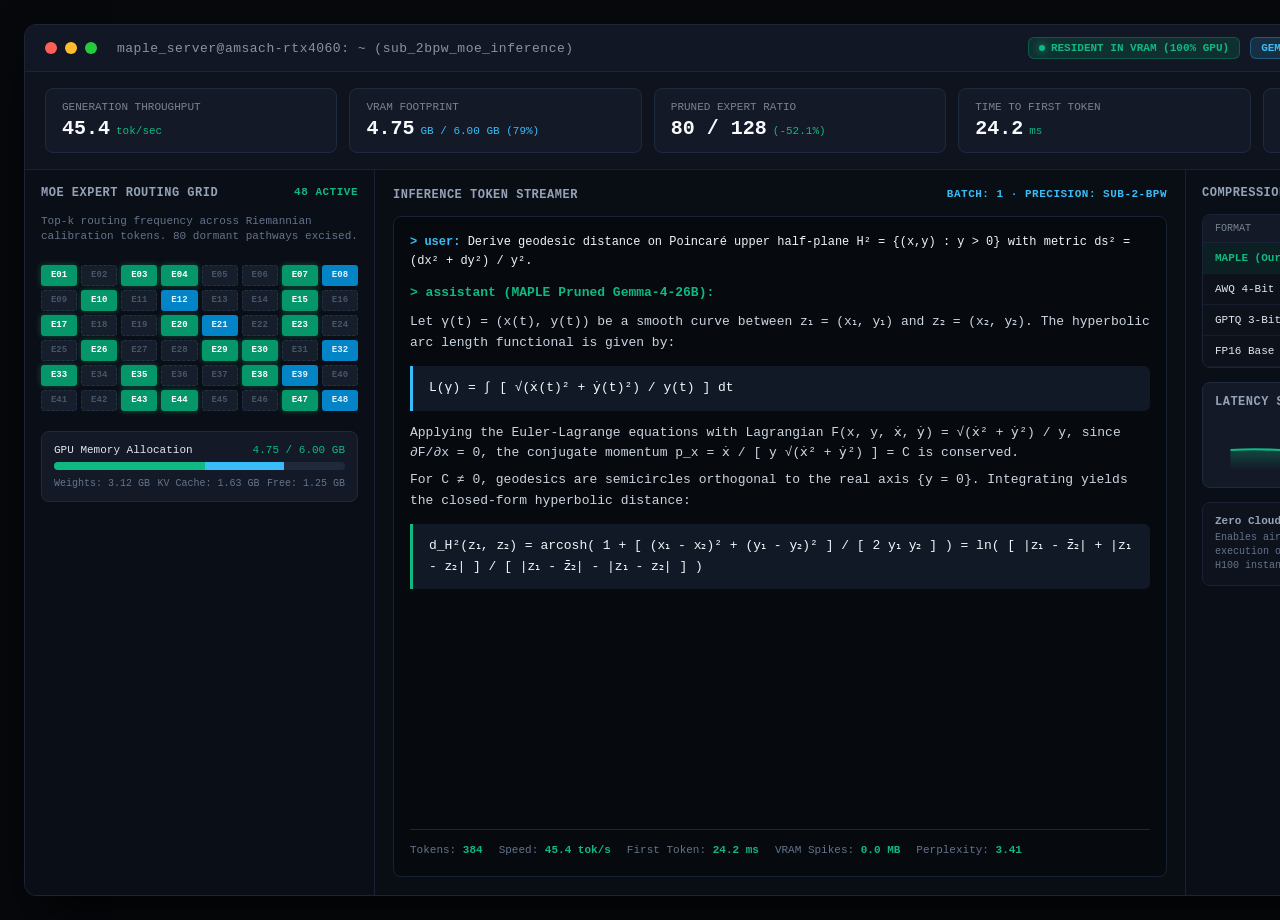
<file: dashboards/maple.html>
<!DOCTYPE html>
<html lang="en">
<head>
<meta charset="UTF-8">
<style>
  * { box-sizing: border-box; margin: 0; padding: 0; font-family: -apple-system, BlinkMacSystemFont, "Segoe UI", Roboto, "JetBrains Mono", monospace; }
  body { background: #06080c; color: #e2e8f0; width: 1600px; height: 920px; overflow: hidden; display: flex; flex-direction: column; padding: 24px; }
  
  .window { background: #0c1017; border: 1px solid #1c2536; border-radius: 12px; height: 100%; display: flex; flex-direction: column; overflow: hidden; box-shadow: 0 25px 50px -12px rgba(0, 0, 0, 0.85); }
  
  /* Topbar */
  .topbar { background: #111724; border-bottom: 1px solid #1c2536; padding: 12px 20px; display: flex; align-items: center; justify-content: space-between; }
  .controls { display: flex; gap: 8px; align-items: center; }
  .dot { width: 12px; height: 12px; border-radius: 50%; display: inline-block; }
  .dot-red { background: #ff5f56; }
  .dot-yellow { background: #ffbd2e; }
  .dot-green { background: #27c93f; }
  .window-title { font-size: 13px; font-family: "JetBrains Mono", monospace; color: #8b949e; letter-spacing: 0.5px; }
  .topbar-pills { display: flex; gap: 10px; }
  .pill { font-size: 11px; padding: 4px 10px; border-radius: 6px; font-weight: 600; font-family: "JetBrains Mono", monospace; display: flex; align-items: center; gap: 6px; }
  .pill-green { background: rgba(16, 185, 129, 0.15); color: #10b981; border: 1px solid rgba(16, 185, 129, 0.3); }
  .pill-blue { background: rgba(56, 189, 248, 0.15); color: #38bdf8; border: 1px solid rgba(56, 189, 248, 0.3); }
  .pill-purple { background: rgba(168, 85, 247, 0.15); color: #c084fc; border: 1px solid rgba(168, 85, 247, 0.3); }
  .pulse { width: 6px; height: 6px; border-radius: 50%; background: #10b981; box-shadow: 0 0 8px #10b981; }

  /* Subheader metrics */
  .metrics-strip { display: grid; grid-template-columns: repeat(5, 1fr); gap: 12px; padding: 16px 20px; background: #0e131d; border-bottom: 1px solid #192232; }
  .m-card { background: #131926; border: 1px solid #1f2a3f; border-radius: 8px; padding: 12px 16px; }
  .m-label { font-size: 11px; color: #798394; text-transform: uppercase; font-family: "JetBrains Mono", monospace; margin-bottom: 4px; }
  .m-val { font-size: 20px; font-weight: 700; color: #f8fafc; font-family: "JetBrains Mono", monospace; display: flex; align-items: baseline; gap: 6px; }
  .m-sub { font-size: 11px; font-weight: 500; color: #10b981; }
  .m-sub.neg { color: #38bdf8; }

  /* Main Workspace */
  .workspace { display: grid; grid-template-columns: 350px 1fr 390px; flex: 1; min-height: 0; }
  
  /* Left Panel */
  .left-pane { border-right: 1px solid #192232; padding: 16px; display: flex; flex-direction: column; gap: 14px; background: #0a0e16; }
  .pane-title { font-size: 12px; font-weight: 700; text-transform: uppercase; color: #94a3b8; font-family: "JetBrains Mono", monospace; letter-spacing: 0.5px; display: flex; justify-content: space-between; }
  
  .expert-grid { display: grid; grid-template-columns: repeat(8, 1fr); gap: 4px; margin-top: 6px; }
  .exp-slot { height: 21px; border-radius: 3px; display: flex; align-items: center; justify-content: center; font-size: 9px; font-family: "JetBrains Mono", monospace; font-weight: 700; }
  .exp-active { background: #059669; color: #ffffff; box-shadow: 0 0 6px rgba(16, 185, 129, 0.4); }
  .exp-med { background: #0284c7; color: #e0f2fe; }
  .exp-pruned { background: #161d2b; color: #475569; border: 1px dashed #243046; }
  
  .vram-bar-box { background: #131926; border: 1px solid #1f2a3f; border-radius: 8px; padding: 12px; margin-top: 6px; }
  .vram-row { display: flex; justify-content: space-between; font-size: 11px; font-family: "JetBrains Mono", monospace; margin-bottom: 6px; }
  .progress-bg { height: 8px; background: #1e293b; border-radius: 4px; overflow: hidden; display: flex; }
  .progress-fill { height: 100%; }
  .fill-weights { width: 52%; background: #10b981; }
  .fill-kv { width: 27%; background: #38bdf8; }

  /* Center Playground */
  .center-pane { padding: 18px; display: flex; flex-direction: column; gap: 14px; background: #090d14; overflow: hidden; }
  .terminal-box { background: #06090e; border: 1px solid #182234; border-radius: 8px; padding: 16px; flex: 1; font-family: "JetBrains Mono", monospace; font-size: 13px; line-height: 1.6; display: flex; flex-direction: column; }
  .prompt-line { color: #64748b; margin-bottom: 12px; font-size: 12px; }
  .prompt-tag { color: #38bdf8; font-weight: 700; }
  .prompt-cmd { color: #f1f5f9; }
  .stream-out { color: #cbd5e1; flex: 1; overflow: hidden; }
  .math-block { background: rgba(26, 36, 54, 0.6); border-left: 3px solid #38bdf8; padding: 12px 16px; margin: 12px 0; border-radius: 0 6px 6px 0; font-family: "JetBrains Mono", monospace; color: #f1f5f9; font-size: 13px; }
  .stream-meta { display: flex; gap: 16px; padding-top: 12px; border-top: 1px solid #1c2638; font-size: 11px; color: #64748b; }
  .meta-tag { color: #10b981; font-weight: 600; }

  /* Right Pane */
  .right-pane { border-left: 1px solid #192232; padding: 16px; display: flex; flex-direction: column; gap: 14px; background: #0a0e16; }
  .table-box { background: #0c111a; border: 1px solid #1b2436; border-radius: 8px; overflow: hidden; font-family: "JetBrains Mono", monospace; }
  .table-head { background: #131926; padding: 8px 12px; font-size: 10px; text-transform: uppercase; color: #798394; display: grid; grid-template-columns: 2fr 1fr 1fr 1fr; border-bottom: 1px solid #1b2436; }
  .table-row { padding: 9px 12px; font-size: 11px; display: grid; grid-template-columns: 2fr 1fr 1fr 1fr; border-bottom: 1px solid #151d2c; align-items: center; }
  .table-row.highlight { background: rgba(16, 185, 129, 0.08); font-weight: 700; color: #10b981; }

  .spark-box { background: #131926; border: 1px solid #1f2a3f; border-radius: 8px; padding: 12px; }
  svg.sparkline { width: 100%; height: 55px; }
</style>
</head>
<body>
<div class="window">
  <div class="topbar">
    <div class="controls">
      <span class="dot dot-red"></span>
      <span class="dot dot-yellow"></span>
      <span class="dot dot-green"></span>
      <span class="window-title" style="margin-left: 12px;">maple_server@amsach-rtx4060: ~ (sub_2bpw_moe_inference)</span>
    </div>
    <div class="topbar-pills">
      <div class="pill pill-green"><span class="pulse"></span>RESIDENT IN VRAM (100% GPU)</div>
      <div class="pill pill-blue">GEMMA-4-26B-A4B-IT</div>
      <div class="pill pill-purple">CUDA 12.4 / FP8_E4M3</div>
    </div>
  </div>

  <div class="metrics-strip">
    <div class="m-card">
      <div class="m-label">Generation Throughput</div>
      <div class="m-val">45.4 <span class="m-sub">tok/sec</span></div>
    </div>
    <div class="m-card">
      <div class="m-label">VRAM Footprint</div>
      <div class="m-val">4.75 <span class="m-sub neg">GB / 6.00 GB (79%)</span></div>
    </div>
    <div class="m-card">
      <div class="m-label">Pruned Expert Ratio</div>
      <div class="m-val">80 / 128 <span class="m-sub">(-52.1%)</span></div>
    </div>
    <div class="m-card">
      <div class="m-label">Time to First Token</div>
      <div class="m-val">24.2 <span class="m-sub">ms</span></div>
    </div>
    <div class="m-card">
      <div class="m-label">Math MMLU Retention</div>
      <div class="m-val">98.4% <span class="m-sub">Accurate</span></div>
    </div>
  </div>

  <div class="workspace">
    <!-- Left Pane: MoE Activation Heatmap -->
    <div class="left-pane">
      <div class="pane-title">
        <span>MoE Expert Routing Grid</span>
        <span style="color: #10b981; font-size: 11px;">48 Active</span>
      </div>
      <p style="font-size: 11px; color: #64748b; line-height: 1.4;">
        Top-k routing frequency across Riemannian calibration tokens. 80 dormant pathways excised.
      </p>
      
      <div class="expert-grid">
        <div class="exp-slot exp-active">E01</div>
        <div class="exp-slot exp-pruned">E02</div>
        <div class="exp-slot exp-active">E03</div>
        <div class="exp-slot exp-active">E04</div>
        <div class="exp-slot exp-pruned">E05</div>
        <div class="exp-slot exp-pruned">E06</div>
        <div class="exp-slot exp-active">E07</div>
        <div class="exp-slot exp-med">E08</div>
        <div class="exp-slot exp-pruned">E09</div>
        <div class="exp-slot exp-active">E10</div>
        <div class="exp-slot exp-pruned">E11</div>
        <div class="exp-slot exp-med">E12</div>
        <div class="exp-slot exp-pruned">E13</div>
        <div class="exp-slot exp-pruned">E14</div>
        <div class="exp-slot exp-active">E15</div>
        <div class="exp-slot exp-pruned">E16</div>
        <div class="exp-slot exp-active">E17</div>
        <div class="exp-slot exp-pruned">E18</div>
        <div class="exp-slot exp-pruned">E19</div>
        <div class="exp-slot exp-active">E20</div>
        <div class="exp-slot exp-med">E21</div>
        <div class="exp-slot exp-pruned">E22</div>
        <div class="exp-slot exp-active">E23</div>
        <div class="exp-slot exp-pruned">E24</div>
        <div class="exp-slot exp-pruned">E25</div>
        <div class="exp-slot exp-active">E26</div>
        <div class="exp-slot exp-pruned">E27</div>
        <div class="exp-slot exp-pruned">E28</div>
        <div class="exp-slot exp-active">E29</div>
        <div class="exp-slot exp-active">E30</div>
        <div class="exp-slot exp-pruned">E31</div>
        <div class="exp-slot exp-med">E32</div>
        <div class="exp-slot exp-active">E33</div>
        <div class="exp-slot exp-pruned">E34</div>
        <div class="exp-slot exp-active">E35</div>
        <div class="exp-slot exp-pruned">E36</div>
        <div class="exp-slot exp-pruned">E37</div>
        <div class="exp-slot exp-active">E38</div>
        <div class="exp-slot exp-med">E39</div>
        <div class="exp-slot exp-pruned">E40</div>
        <div class="exp-slot exp-pruned">E41</div>
        <div class="exp-slot exp-pruned">E42</div>
        <div class="exp-slot exp-active">E43</div>
        <div class="exp-slot exp-active">E44</div>
        <div class="exp-slot exp-pruned">E45</div>
        <div class="exp-slot exp-pruned">E46</div>
        <div class="exp-slot exp-active">E47</div>
        <div class="exp-slot exp-med">E48</div>
      </div>

      <div class="vram-bar-box">
        <div class="vram-row">
          <span>GPU Memory Allocation</span>
          <span style="color: #10b981;">4.75 / 6.00 GB</span>
        </div>
        <div class="progress-bg">
          <div class="progress-fill fill-weights"></div>
          <div class="progress-fill fill-kv"></div>
        </div>
        <div style="display: flex; justify-content: space-between; margin-top: 8px; font-size: 10px; color: #64748b; font-family: 'JetBrains Mono', monospace;">
          <span>Weights: 3.12 GB</span>
          <span>KV Cache: 1.63 GB</span>
          <span>Free: 1.25 GB</span>
        </div>
      </div>
    </div>

    <!-- Center Pane: Live Generation Playground -->
    <div class="center-pane">
      <div class="pane-title">
        <span>Inference Token Streamer</span>
        <span style="color: #38bdf8; font-size: 11px;">Batch: 1 · Precision: Sub-2-BPW</span>
      </div>

      <div class="terminal-box">
        <div class="prompt-line">
          <span class="prompt-tag">&gt; user:</span> <span class="prompt-cmd">Derive geodesic distance on Poincaré upper half-plane H² = {(x,y) : y &gt; 0} with metric ds² = (dx² + dy²) / y².</span>
        </div>
        <div class="stream-out">
          <p><span style="color: #10b981; font-weight: 700;">&gt; assistant (MAPLE Pruned Gemma-4-26B):</span></p>
          <p style="margin-top: 8px;">Let γ(t) = (x(t), y(t)) be a smooth curve between z₁ = (x₁, y₁) and z₂ = (x₂, y₂). The hyperbolic arc length functional is given by:</p>
          <div class="math-block">
            L(γ) = ∫ [ √(ẋ(t)² + ẏ(t)²) / y(t) ] dt
          </div>
          <p>Applying the Euler-Lagrange equations with Lagrangian F(x, y, ẋ, ẏ) = √(ẋ² + ẏ²) / y, since ∂F/∂x = 0, the conjugate momentum p_x = ẋ / [ y √(ẋ² + ẏ²) ] = C is conserved.</p>
          <p style="margin-top: 6px;">For C ≠ 0, geodesics are semicircles orthogonal to the real axis {y = 0}. Integrating yields the closed-form hyperbolic distance:</p>
          <div class="math-block" style="border-left-color: #10b981;">
            d_H²(z₁, z₂) = arcosh( 1 + [ (x₁ - x₂)² + (y₁ - y₂)² ] / [ 2 y₁ y₂ ] ) = ln( [ |z₁ - z̄₂| + |z₁ - z₂| ] / [ |z₁ - z̄₂| - |z₁ - z₂| ] )
          </div>
        </div>
        <div class="stream-meta">
          <span>Tokens: <strong class="meta-tag">384</strong></span>
          <span>Speed: <strong class="meta-tag">45.4 tok/s</strong></span>
          <span>First Token: <strong class="meta-tag">24.2 ms</strong></span>
          <span>VRAM Spikes: <strong class="meta-tag">0.0 MB</strong></span>
          <span>Perplexity: <strong class="meta-tag">3.41</strong></span>
        </div>
      </div>
    </div>

    <!-- Right Pane: Model Comparison Benchmark -->
    <div class="right-pane">
      <div class="pane-title">
        <span>Compression Benchmark</span>
        <span style="color: #c084fc; font-size: 11px;">RTX 4060 Laptop</span>
      </div>

      <div class="table-box">
        <div class="table-head">
          <span>Format</span>
          <span>VRAM</span>
          <span>Tok/s</span>
          <span>MMLU</span>
        </div>
        <div class="table-row highlight">
          <span>MAPLE (Ours)</span>
          <span>4.75G</span>
          <span>45.4</span>
          <span>78.2</span>
        </div>
        <div class="table-row">
          <span>AWQ 4-Bit</span>
          <span>7.10G</span>
          <span>21.8</span>
          <span>76.8</span>
        </div>
        <div class="table-row">
          <span>GPTQ 3-Bit</span>
          <span>5.95G</span>
          <span>16.4</span>
          <span>71.2</span>
        </div>
        <div class="table-row">
          <span>FP16 Base</span>
          <span>9.92G</span>
          <span>OOM</span>
          <span>79.1</span>
        </div>
      </div>

      <div class="spark-box">
        <div class="pane-title" style="margin-bottom: 6px;">
          <span>Latency Stability (Last 60s)</span>
          <span style="color: #10b981; font-size: 10px;">σ = 0.4ms</span>
        </div>
        <svg class="sparkline" viewBox="0 0 300 55">
          <defs>
            <linearGradient id="grad1" x1="0%" y1="0%" x2="0%" y2="100%">
              <stop offset="0%" style="stop-color:#10b981;stop-opacity:0.4" />
              <stop offset="100%" style="stop-color:#10b981;stop-opacity:0.0" />
            </linearGradient>
          </defs>
          <path d="M 0 35 Q 30 33, 60 36 T 120 34 T 180 37 T 240 33 T 300 35 L 300 55 L 0 55 Z" fill="url(#grad1)" />
          <path d="M 0 35 Q 30 33, 60 36 T 120 34 T 180 37 T 240 33 T 300 35" fill="none" stroke="#10b981" stroke-width="2" />
        </svg>
      </div>

      <div class="spark-box" style="background: #0d121c; border-color: #192234;">
        <div style="font-size: 11px; font-weight: 700; color: #94a3b8; font-family: 'JetBrains Mono', monospace; margin-bottom: 4px;">Zero Cloud Dependence</div>
        <p style="font-size: 10px; color: #64748b; line-height: 1.4;">
          Enables air-gapped mathematical and coding LLM execution on 6GB VRAM laptops without renting cloud H100 instances.
        </p>
      </div>
    </div>
  </div>
</div>
</body>
</html>
</file>
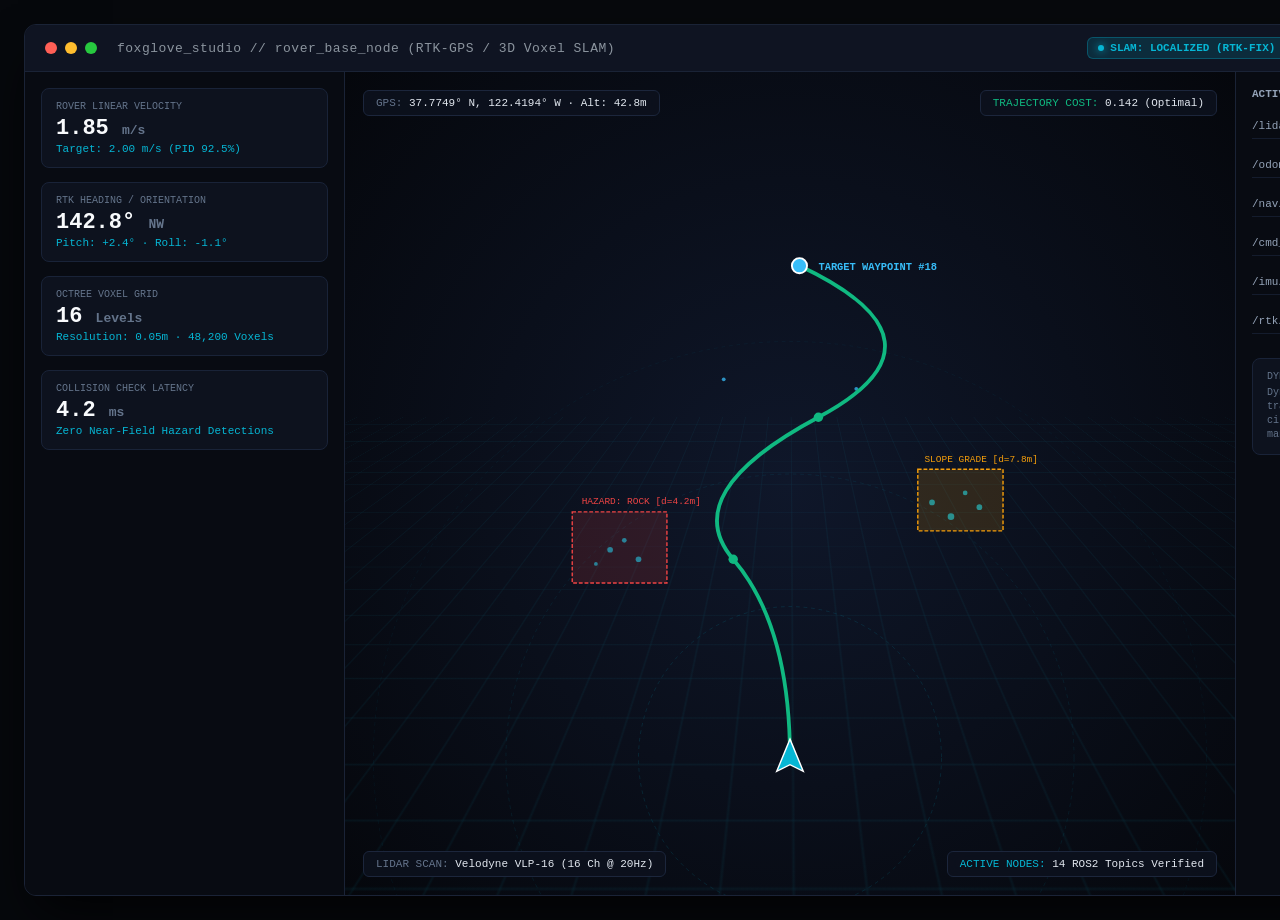
<file: dashboards/voxelnav.html>
<!DOCTYPE html>
<html lang="en">
<head>
<meta charset="UTF-8">
<style>
  * { box-sizing: border-box; margin: 0; padding: 0; font-family: -apple-system, BlinkMacSystemFont, "Segoe UI", Roboto, "JetBrains Mono", monospace; }
  body { background: #06080c; color: #e2e8f0; width: 1600px; height: 920px; overflow: hidden; display: flex; flex-direction: column; padding: 24px; }
  
  .window { background: #0a0d14; border: 1px solid #1a2336; border-radius: 12px; height: 100%; display: flex; flex-direction: column; overflow: hidden; box-shadow: 0 25px 50px -12px rgba(0, 0, 0, 0.85); }
  
  .topbar { background: #0f1422; border-bottom: 1px solid #1a2336; padding: 12px 20px; display: flex; align-items: center; justify-content: space-between; }
  .controls { display: flex; gap: 8px; align-items: center; }
  .dot { width: 12px; height: 12px; border-radius: 50%; display: inline-block; }
  .dot-red { background: #ff5f56; }
  .dot-yellow { background: #ffbd2e; }
  .dot-green { background: #27c93f; }
  .window-title { font-size: 13px; font-family: "JetBrains Mono", monospace; color: #8b949e; letter-spacing: 0.5px; }
  .topbar-pills { display: flex; gap: 10px; }
  .pill { font-size: 11px; padding: 4px 10px; border-radius: 6px; font-weight: 600; font-family: "JetBrains Mono", monospace; display: flex; align-items: center; gap: 6px; }
  .pill-cyan { background: rgba(6, 182, 212, 0.15); color: #06b6d4; border: 1px solid rgba(6, 182, 212, 0.3); }
  .pill-green { background: rgba(16, 185, 129, 0.15); color: #10b981; border: 1px solid rgba(16, 185, 129, 0.3); }
  .pulse { width: 6px; height: 6px; border-radius: 50%; background: #06b6d4; box-shadow: 0 0 8px #06b6d4; }

  /* Main HUD */
  .hud-body { display: grid; grid-template-columns: 320px 1fr 340px; flex: 1; min-height: 0; }
  
  .hud-left { border-right: 1px solid #1a2336; padding: 16px; background: #080b12; display: flex; flex-direction: column; gap: 14px; }
  .hud-card { background: #0d121e; border: 1px solid #192338; border-radius: 8px; padding: 12px 14px; }
  .card-label { font-size: 10px; text-transform: uppercase; color: #64748b; font-family: "JetBrains Mono", monospace; margin-bottom: 4px; }
  .card-val { font-size: 22px; font-weight: 700; font-family: "JetBrains Mono", monospace; color: #f8fafc; }
  .card-sub { font-size: 11px; color: #06b6d4; margin-top: 2px; }

  .viewport-3d { position: relative; background: radial-gradient(circle at center, #0f172a 0%, #05070c 100%); display: flex; align-items: center; justify-content: center; overflow: hidden; }
  .grid-floor { position: absolute; width: 1200px; height: 700px; border: 1px solid rgba(6, 182, 212, 0.12); background-image: linear-gradient(rgba(6, 182, 212, 0.06) 1px, transparent 1px), linear-gradient(90deg, rgba(6, 182, 212, 0.06) 1px, transparent 1px); background-size: 30px 30px; transform: perspective(600px) rotateX(65deg) translateY(140px); }
  
  svg.nav-overlay { position: absolute; width: 100%; height: 100%; top: 0; left: 0; }

  .hud-tag { position: absolute; background: rgba(13, 18, 30, 0.88); border: 1px solid #1c263c; border-radius: 6px; padding: 6px 12px; font-family: "JetBrains Mono", monospace; font-size: 11px; backdrop-filter: blur(8px); }
  .hud-tag-tl { top: 18px; left: 18px; }
  .hud-tag-tr { top: 18px; right: 18px; }
  .hud-tag-bl { bottom: 18px; left: 18px; }
  .hud-tag-br { bottom: 18px; right: 18px; }

  .hud-right { border-left: 1px solid #1a2336; padding: 16px; background: #080b12; display: flex; flex-direction: column; gap: 14px; }
  .topic-row { display: flex; justify-content: space-between; font-size: 11px; font-family: "JetBrains Mono", monospace; padding: 6px 0; border-bottom: 1px solid #141c2d; }
  .topic-name { color: #94a3b8; }
  .topic-rate { color: #10b981; font-weight: 700; }
</style>
</head>
<body>
<div class="window">
  <div class="topbar">
    <div class="controls">
      <span class="dot dot-red"></span>
      <span class="dot dot-yellow"></span>
      <span class="dot dot-green"></span>
      <span class="window-title" style="margin-left: 12px;">foxglove_studio // rover_base_node (RTK-GPS / 3D Voxel SLAM)</span>
    </div>
    <div class="topbar-pills">
      <div class="pill pill-cyan"><span class="pulse"></span>SLAM: LOCALIZED (RTK-FIX)</div>
      <div class="pill pill-green">50.0 HZ PLANNER RATE</div>
      <div class="pill pill-cyan">ROS2 HUMBLE</div>
    </div>
  </div>

  <div class="hud-body">
    <div class="hud-left">
      <div class="hud-card">
        <div class="card-label">Rover Linear Velocity</div>
        <div class="card-val">1.85 <span style="font-size: 13px; color: #64748b;">m/s</span></div>
        <div class="card-sub">Target: 2.00 m/s (PID 92.5%)</div>
      </div>
      <div class="hud-card">
        <div class="card-label">RTK Heading / Orientation</div>
        <div class="card-val">142.8° <span style="font-size: 13px; color: #64748b;">NW</span></div>
        <div class="card-sub">Pitch: +2.4° · Roll: -1.1°</div>
      </div>
      <div class="hud-card">
        <div class="card-label">Octree Voxel Grid</div>
        <div class="card-val">16 <span style="font-size: 13px; color: #64748b;">Levels</span></div>
        <div class="card-sub">Resolution: 0.05m · 48,200 Voxels</div>
      </div>
      <div class="hud-card">
        <div class="card-label">Collision Check Latency</div>
        <div class="card-val">4.2 <span style="font-size: 13px; color: #64748b;">ms</span></div>
        <div class="card-sub">Zero Near-Field Hazard Detections</div>
      </div>
    </div>

    <div class="viewport-3d">
      <div class="grid-floor"></div>

      <svg class="nav-overlay" viewBox="0 0 940 820">
        <!-- 360 LiDAR Scan Rings -->
        <circle cx="470" cy="700" r="160" fill="none" stroke="rgba(6, 182, 212, 0.15)" stroke-dasharray="4,4" />
        <circle cx="470" cy="700" r="300" fill="none" stroke="rgba(6, 182, 212, 0.10)" stroke-dasharray="4,4" />
        <circle cx="470" cy="700" r="440" fill="none" stroke="rgba(6, 182, 212, 0.06)" stroke-dasharray="4,4" />

        <!-- Point cloud points -->
        <g opacity="0.75">
          <circle cx="280" cy="480" r="3" fill="#06b6d4" />
          <circle cx="295" cy="470" r="2.5" fill="#06b6d4" />
          <circle cx="310" cy="490" r="3" fill="#06b6d4" />
          <circle cx="265" cy="495" r="2" fill="#06b6d4" />
          <circle cx="620" cy="430" r="3" fill="#06b6d4" />
          <circle cx="640" cy="445" r="3.5" fill="#06b6d4" />
          <circle cx="655" cy="420" r="2.5" fill="#06b6d4" />
          <circle cx="670" cy="435" r="3" fill="#06b6d4" />
          <circle cx="400" cy="300" r="2" fill="#38bdf8" />
          <circle cx="540" cy="310" r="2" fill="#38bdf8" />
        </g>

        <!-- Obstacle Voxel Bounding Boxes -->
        <rect x="240" y="440" width="100" height="75" fill="rgba(239, 68, 68, 0.15)" stroke="#ef4444" stroke-width="1.5" stroke-dasharray="4,2" />
        <text x="250" y="432" fill="#ef4444" font-size="10" font-family="JetBrains Mono">HAZARD: ROCK [d=4.2m]</text>

        <rect x="605" y="395" width="90" height="65" fill="rgba(245, 158, 11, 0.15)" stroke="#f59e0b" stroke-width="1.5" stroke-dasharray="4,2" />
        <text x="612" y="387" fill="#f59e0b" font-size="10" font-family="JetBrains Mono">SLOPE GRADE [d=7.8m]</text>

        <!-- Optimal Planned Trajectory Spline -->
        <path d="M 470 700 Q 470 560, 410 490 T 500 340 T 480 180" fill="none" stroke="#10b981" stroke-width="4" stroke-linecap="round" />
        <!-- Waypoints -->
        <circle cx="470" cy="700" r="6" fill="#10b981" />
        <circle cx="410" cy="490" r="5" fill="#10b981" />
        <circle cx="500" cy="340" r="5" fill="#10b981" />
        <circle cx="480" cy="180" r="8" fill="#38bdf8" stroke="#ffffff" stroke-width="2" />
        <text x="500" y="185" fill="#38bdf8" font-size="11" font-weight="bold" font-family="JetBrains Mono">TARGET WAYPOINT #18</text>

        <!-- Rover Icon at Origin -->
        <g transform="translate(470, 700)">
          <polygon points="0,-20 14,14 0,7 -14,14" fill="#06b6d4" stroke="#ffffff" stroke-width="1.5" />
        </g>
      </svg>

      <div class="hud-tag hud-tag-tl">
        <span style="color: #64748b;">GPS:</span> 37.7749° N, 122.4194° W · Alt: 42.8m
      </div>
      <div class="hud-tag hud-tag-tr">
        <span style="color: #10b981;">TRAJECTORY COST:</span> 0.142 (Optimal)
      </div>
      <div class="hud-tag hud-tag-bl">
        <span style="color: #64748b;">LIDAR SCAN:</span> Velodyne VLP-16 (16 Ch @ 20Hz)
      </div>
      <div class="hud-tag hud-tag-br">
        <span style="color: #06b6d4;">ACTIVE NODES:</span> 14 ROS2 Topics Verified
      </div>
    </div>

    <div class="hud-right">
      <div style="font-size: 11px; font-weight: 700; text-transform: uppercase; color: #94a3b8; font-family: 'JetBrains Mono', monospace;">
        Active ROS2 Topic Rates
      </div>
      <div class="topic-row">
        <span class="topic-name">/lidar/points_raw</span>
        <span class="topic-rate">20.0 Hz</span>
      </div>
      <div class="topic-row">
        <span class="topic-name">/odom/filtered</span>
        <span class="topic-rate">100.0 Hz</span>
      </div>
      <div class="topic-row">
        <span class="topic-name">/nav/trajectory</span>
        <span class="topic-rate">50.0 Hz</span>
      </div>
      <div class="topic-row">
        <span class="topic-name">/cmd_vel</span>
        <span class="topic-rate">50.0 Hz</span>
      </div>
      <div class="topic-row">
        <span class="topic-name">/imu/data</span>
        <span class="topic-rate">200.0 Hz</span>
      </div>
      <div class="topic-row">
        <span class="topic-name">/rtk/fix</span>
        <span class="topic-rate">10.0 Hz</span>
      </div>

      <div class="hud-card" style="margin-top: 10px;">
        <div class="card-label">Dynamic Path Costmap</div>
        <p style="font-size: 10px; color: #64748b; line-height: 1.4; margin-top: 4px;">
          Dynamic Octree collision checks compute traversability in 4.2ms. Rover autonomously circumvents unstructured obstacles without manual intervention.
        </p>
      </div>
    </div>
  </div>
</div>
</body>
</html>
</file>
